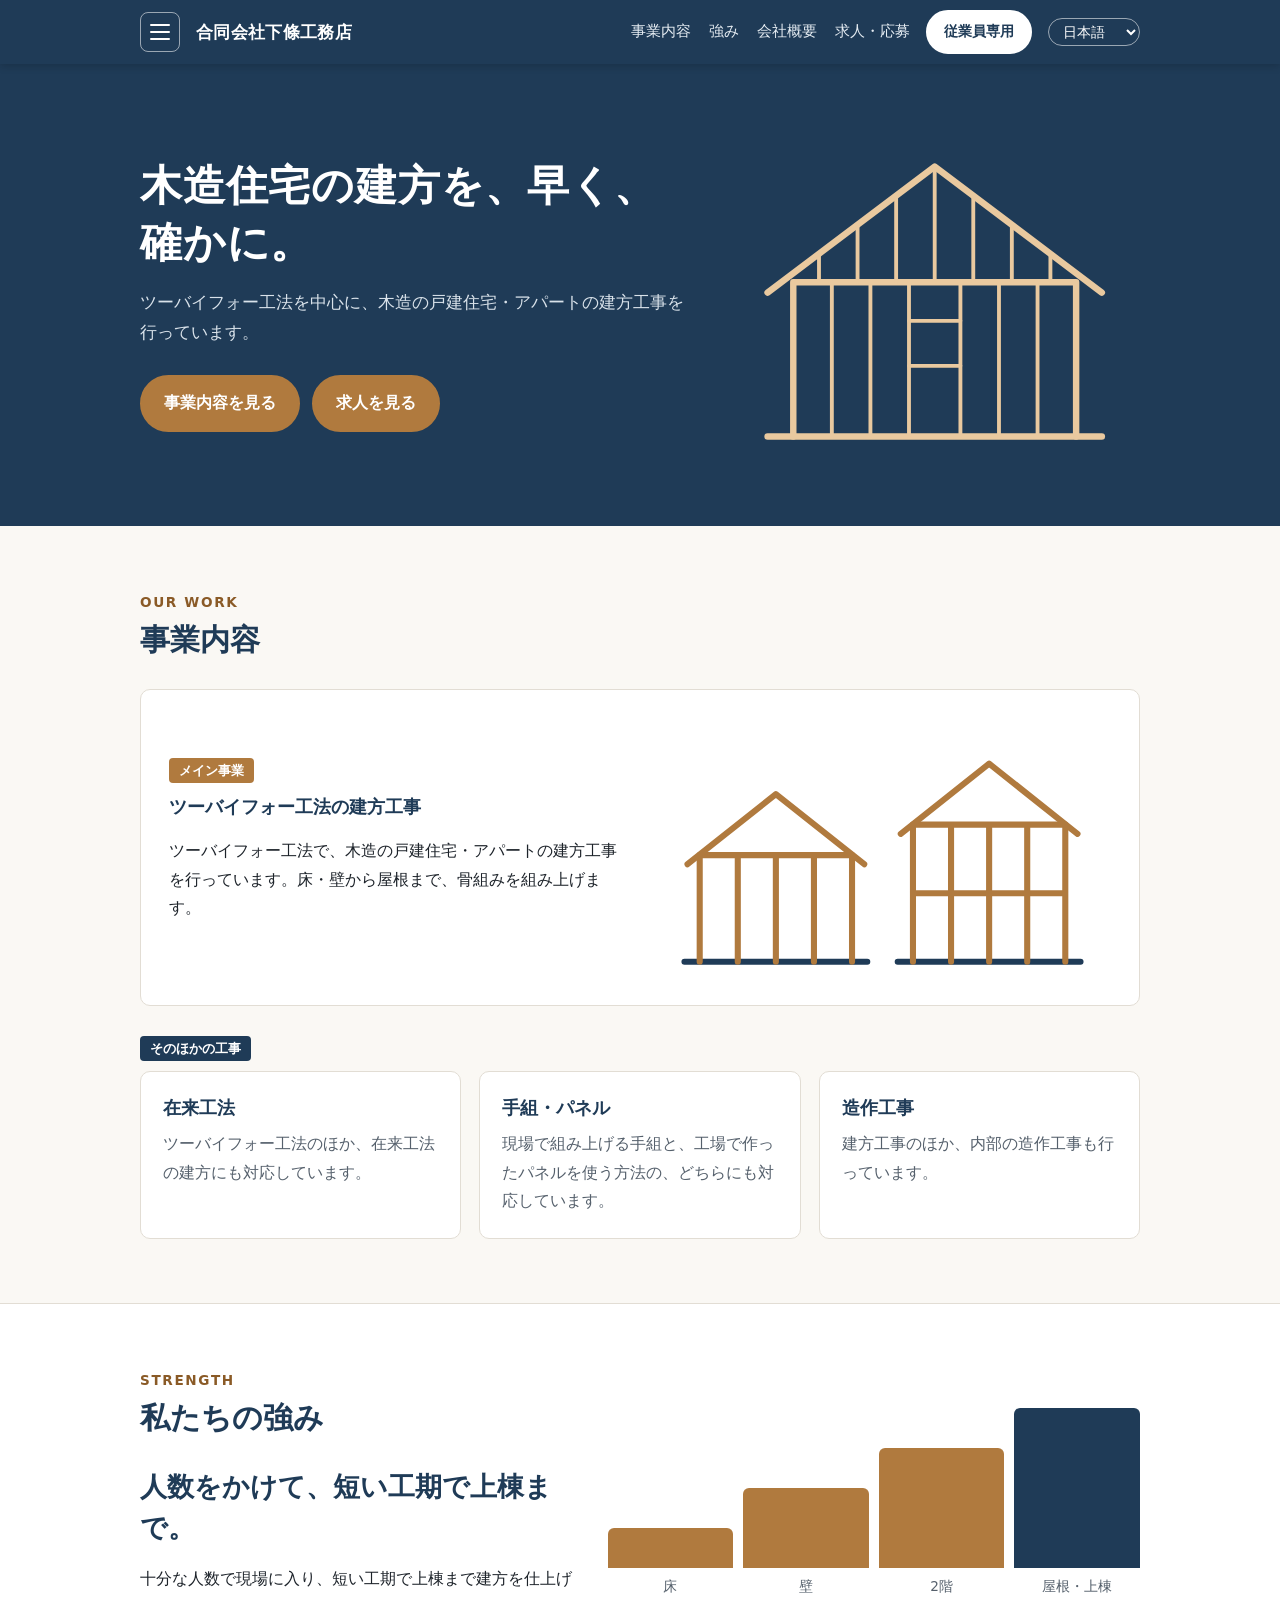
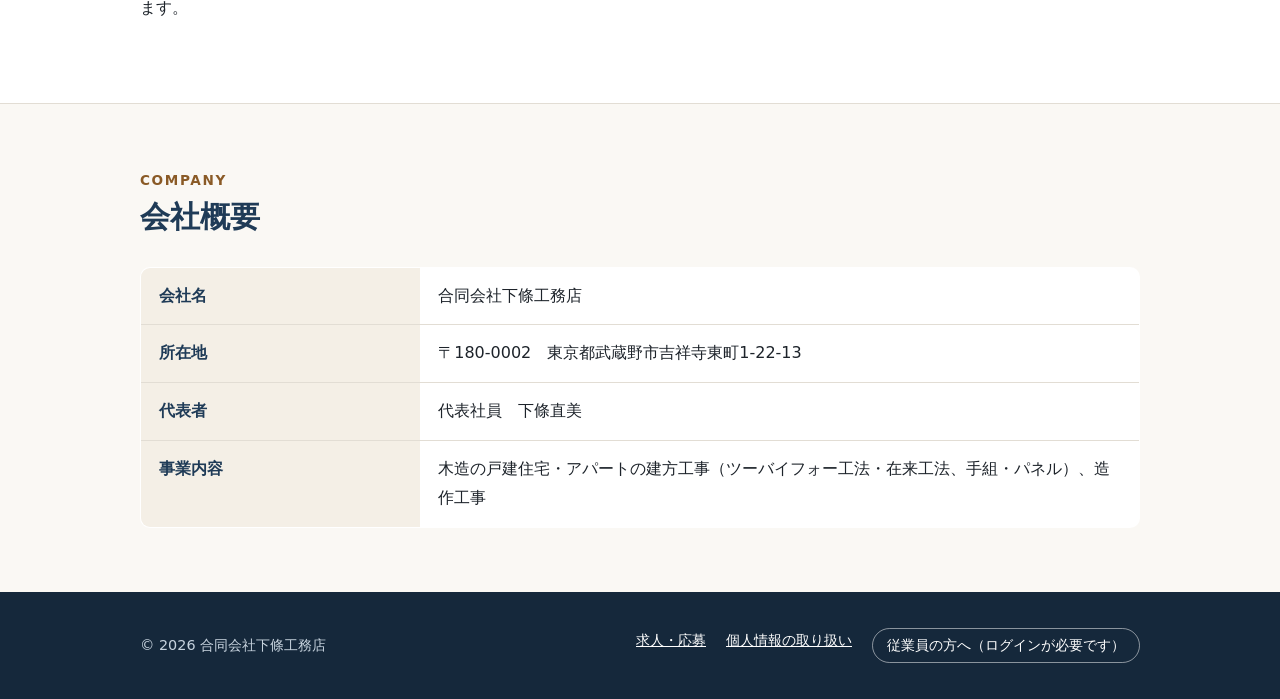
<file: index.html>
<!doctype html>
<html lang="ja">
<head>
<meta charset="utf-8">
<meta name="viewport" content="width=device-width, initial-scale=1">
<title>合同会社下條工務店｜木造住宅の建方工事（ツーバイフォー工法）</title>
<meta name="description" content="合同会社下條工務店は、ツーバイフォー工法を中心に、木造の戸建住宅・アパートの建方工事を行っています。在来工法、手組・パネル、造作工事にも対応。人数をかけて短い工期で上棟まで行います。">
<link rel="canonical" href="https://www.shimojoukoumuten-01.com/">
<meta property="og:type" content="website">
<meta property="og:site_name" content="合同会社下條工務店">
<meta property="og:title" content="合同会社下條工務店｜木造住宅の建方工事（ツーバイフォー工法）">
<meta property="og:description" content="ツーバイフォー工法を中心に、木造の戸建住宅・アパートの建方工事を行っています。">
<meta property="og:url" content="https://www.shimojoukoumuten-01.com/">
<meta property="og:locale" content="ja_JP">
<script type="application/ld+json">
{
  "@context": "https://schema.org",
  "@type": "GeneralContractor",
  "name": "合同会社下條工務店",
  "url": "https://www.shimojoukoumuten-01.com/",
  "description": "ツーバイフォー工法を中心に、木造の戸建住宅・アパートの建方工事を行う工務店",
  "address": {
    "@type": "PostalAddress",
    "postalCode": "180-0002",
    "addressRegion": "東京都",
    "addressLocality": "武蔵野市",
    "streetAddress": "吉祥寺東町1-22-13",
    "addressCountry": "JP"
  }
}
</script>
<link rel="stylesheet" href="assets/style.css">
<script src="assets/config.js"></script>
<script src="assets/i18n.js"></script>
</head>
<body>
<header class="site-header">
  <div class="wrap">
    <button class="burger" type="button" aria-expanded="false" aria-controls="drawer" aria-label="メニュー"><span></span><span></span><span></span></button>
    <a class="brand" href="index.html">合同会社<wbr>下條工務店</a>
    <nav class="nav">
      <a href="#business" data-i18n="nav.business">事業内容</a>
      <a href="#strength" data-i18n="nav.strength">強み</a>
      <a href="#company" data-i18n="nav.company">会社概要</a>
      <a href="recruit.html" data-i18n="nav.recruit">求人・応募</a>
    </nav>
    <div class="cta">
      <a class="hbtn staff" data-staff-link href="#" data-i18n="nav.staff">従業員専用</a>
    </div>
    <select class="lang-select" aria-label="言語 / Language"></select>
  </div>
</header>

<main>
  <div class="hero">
    <div class="wrap">
      <div>
        <h1 data-i18n="hero.title">木造住宅の建方を、早く、確かに。</h1>
        <p data-i18n="hero.lead">ツーバイフォー工法を中心に、木造の戸建住宅・アパートの建方工事を行っています。</p>
        <div class="btns">
          <a class="btn" href="#business" data-i18n="hero.cta1">事業内容を見る</a>
          <a class="btn" href="recruit.html" data-i18n="hero.cta2">求人を見る</a>
        </div>
      </div>
      <!-- ツーバイフォーの骨組みの絵 -->
      <svg class="frame" viewBox="0 0 320 260" fill="none" stroke="currentColor" stroke-width="5" stroke-linecap="round" stroke-linejoin="round" aria-hidden="true">
        <path d="M30 240 H290" />
        <path d="M50 240 V120 H270 V240" />
        <path d="M80 240 V120 M110 240 V120 M140 240 V120 M180 240 V120 M210 240 V120 M240 240 V120" stroke-width="3" />
        <path d="M140 185 H180 M140 150 H180" stroke-width="3" />
        <path d="M30 128 L160 30 L290 128" />
        <path d="M70 98 V120 M100 75 V120 M130 52 V120 M190 52 V120 M220 75 V120 M250 98 V120" stroke-width="3" />
        <path d="M160 30 V120" stroke-width="3" />
      </svg>
    </div>
  </div>

  <section id="business">
    <div class="wrap">
      <p class="eyebrow">OUR WORK</p>
      <h2 data-i18n="biz.title">事業内容</h2>
      <div class="main-biz">
        <div>
          <span class="tag" data-i18n="biz.main.tag">メイン事業</span>
          <h3 data-i18n="biz.main.title">ツーバイフォー工法の建方工事</h3>
          <p data-i18n="biz.main.text">ツーバイフォー工法で、木造の戸建住宅・アパートの建方工事を行っています。床・壁から屋根まで、骨組みを組み上げます。</p>
        </div>
        <svg viewBox="0 0 300 170" fill="none" stroke="#b07a3e" stroke-width="4" stroke-linecap="round" stroke-linejoin="round" aria-hidden="true">
          <path d="M20 160 H140 M160 160 H280" stroke="#1f3b57" />
          <path d="M30 160 V90 H130 V160 M55 160 V90 M80 160 V90 M105 160 V90" />
          <path d="M22 96 L80 50 L138 96" />
          <path d="M170 160 V70 H270 V160 M170 115 H270 M195 160 V70 M220 160 V70 M245 160 V70" />
          <path d="M162 76 L220 30 L278 76" />
        </svg>
      </div>
      <span class="tag sub" data-i18n="biz.sub.tag">そのほかの工事</span>
      <div class="cards">
        <div class="card">
          <h3 data-i18n="biz.sub1.title">在来工法</h3>
          <p data-i18n="biz.sub1.text">ツーバイフォー工法のほか、在来工法の建方にも対応しています。</p>
        </div>
        <div class="card">
          <h3 data-i18n="biz.sub2.title">手組・パネル</h3>
          <p data-i18n="biz.sub2.text">現場で組み上げる手組と、工場で作ったパネルを使う方法の、どちらにも対応しています。</p>
        </div>
        <div class="card">
          <h3 data-i18n="biz.sub3.title">造作工事</h3>
          <p data-i18n="biz.sub3.text">建方工事のほか、内部の造作工事も行っています。</p>
        </div>
      </div>
    </div>
  </section>

  <section id="strength" class="alt">
    <div class="wrap strength">
      <div>
        <p class="eyebrow">STRENGTH</p>
        <h2 data-i18n="str.title">私たちの強み</h2>
        <p class="big" data-i18n="str.big">人数をかけて、短い工期で上棟まで。</p>
        <p data-i18n="str.text">十分な人数で現場に入り、短い工期で上棟まで建方を仕上げます。</p>
      </div>
      <div class="steps" aria-hidden="true">
        <div><div class="bar" style="height:40px"></div><span data-i18n="str.s1">床</span></div>
        <div><div class="bar" style="height:80px"></div><span data-i18n="str.s2">壁</span></div>
        <div><div class="bar" style="height:120px"></div><span data-i18n="str.s3">2階</span></div>
        <div><div class="bar" style="height:160px; background:#1f3b57"></div><span data-i18n="str.s4">屋根・上棟</span></div>
      </div>
    </div>
  </section>

  <section id="company">
    <div class="wrap">
      <p class="eyebrow">COMPANY</p>
      <h2 data-i18n="co.title">会社概要</h2>
      <table class="info">
        <tr><th data-i18n="co.name">会社名</th><td>合同会社下條工務店</td></tr>
        <tr><th data-i18n="co.addr">所在地</th><td>〒180-0002　東京都武蔵野市吉祥寺東町1-22-13</td></tr>
        <tr><th data-i18n="co.rep">代表者</th><td><span data-i18n="co.repv">代表社員</span>　下條直美</td></tr>
        <tr><th data-i18n="co.biz">事業内容</th><td data-i18n="co.bizv">木造の戸建住宅・アパートの建方工事（ツーバイフォー工法・在来工法、手組・パネル）、造作工事</td></tr>
      </table>
    </div>
  </section>

</main>

<footer class="site-footer">
  <div class="wrap">
    <div>© <span data-year></span> 合同会社下條工務店</div>
    <nav>
      <a href="recruit.html" data-i18n="nav.recruit">求人・応募</a>
      <a href="privacy.html" data-i18n="footer.privacy">個人情報の取り扱い</a>
      <a class="staff-link" data-staff-link href="#" data-i18n="footer.staff">従業員の方へ（ログインが必要です）</a>
    </nav>
  </div>
</footer>
</body>
</html>
</file>
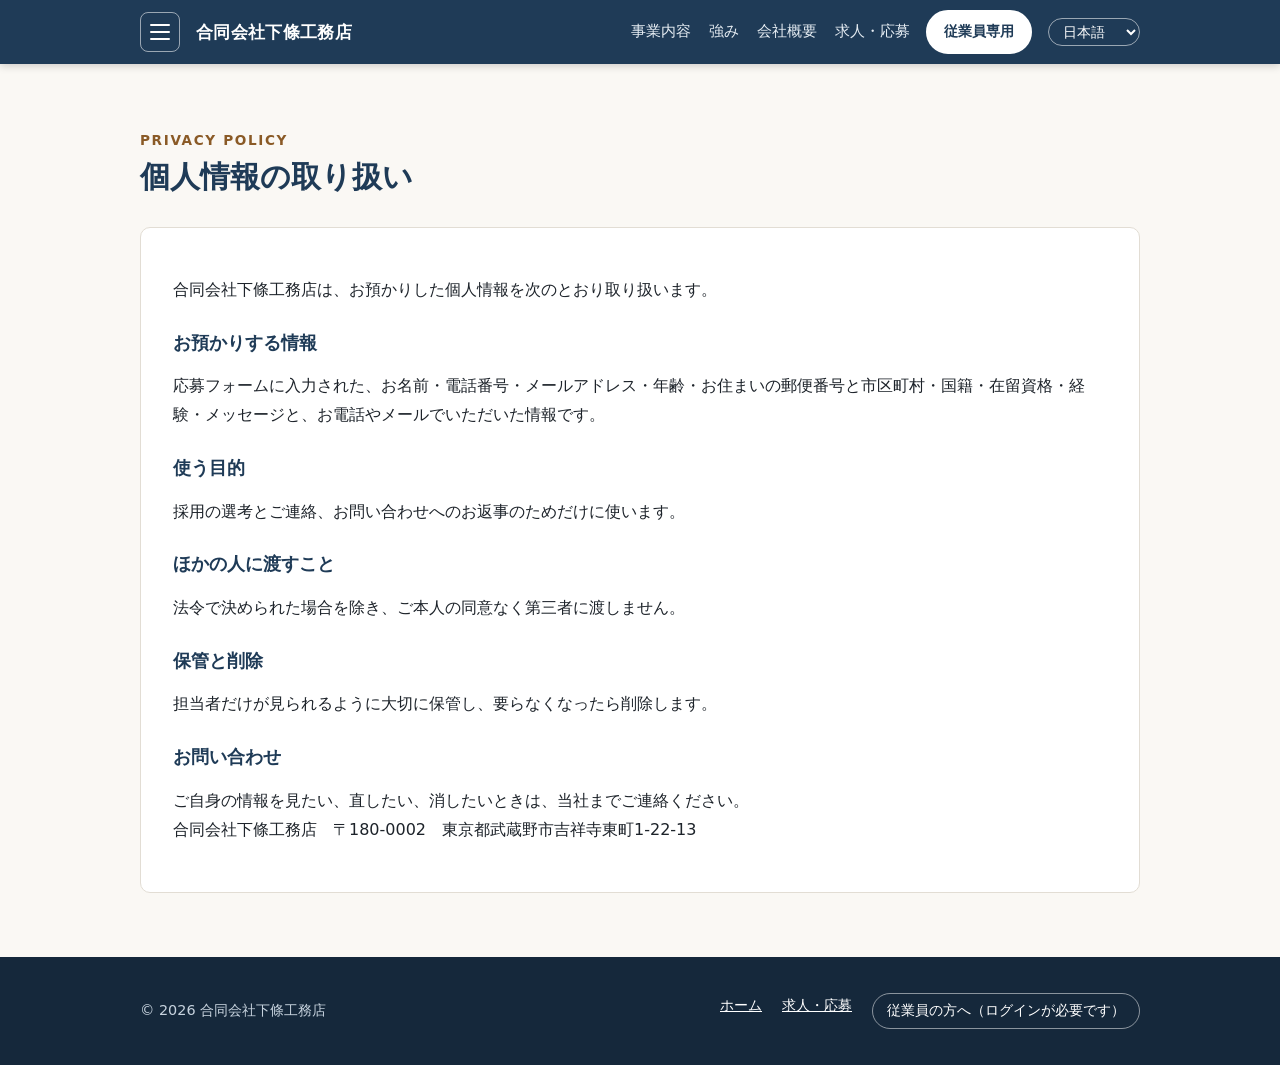
<file: privacy.html>
<!doctype html>
<html lang="ja">
<head>
<meta charset="utf-8">
<meta name="viewport" content="width=device-width, initial-scale=1">
<title>個人情報の取り扱い｜合同会社下條工務店</title>
<meta name="description" content="合同会社下條工務店の個人情報の取り扱い（応募フォームでお預かりする情報の使い方）です。">
<link rel="canonical" href="https://www.shimojoukoumuten-01.com/privacy.html">
<link rel="stylesheet" href="assets/style.css">
<script src="assets/config.js"></script>
<script src="assets/i18n.js"></script>
</head>
<body>
<header class="site-header">
  <div class="wrap">
    <button class="burger" type="button" aria-expanded="false" aria-controls="drawer" aria-label="メニュー"><span></span><span></span><span></span></button>
    <a class="brand" href="index.html">合同会社<wbr>下條工務店</a>
    <nav class="nav">
      <a href="index.html#business" data-i18n="nav.business">事業内容</a>
      <a href="index.html#strength" data-i18n="nav.strength">強み</a>
      <a href="index.html#company" data-i18n="nav.company">会社概要</a>
      <a href="recruit.html" data-i18n="nav.recruit">求人・応募</a>
    </nav>
    <div class="cta">
      <a class="hbtn staff" data-staff-link href="#" data-i18n="nav.staff">従業員専用</a>
    </div>
    <select class="lang-select" aria-label="言語 / Language"></select>
  </div>
</header>

<main>
  <section>
    <div class="wrap">
      <p class="eyebrow">PRIVACY POLICY</p>
      <h2 data-i18n="pv.title">個人情報の取り扱い</h2>
      <div class="doc">
        <p data-i18n="pv.lead">合同会社下條工務店は、お預かりした個人情報を次のとおり取り扱います。</p>
        <h3 data-i18n="pv.h1">お預かりする情報</h3>
        <p data-i18n="pv.t1">応募フォームに入力された、お名前・電話番号・メールアドレス・年齢・お住まいの郵便番号と市区町村・国籍・在留資格・経験・メッセージと、お電話やメールでいただいた情報です。</p>
        <h3 data-i18n="pv.h2">使う目的</h3>
        <p data-i18n="pv.t2">採用の選考とご連絡、お問い合わせへのお返事のためだけに使います。</p>
        <h3 data-i18n="pv.h3">ほかの人に渡すこと</h3>
        <p data-i18n="pv.t3">法令で決められた場合を除き、ご本人の同意なく第三者に渡しません。</p>
        <h3 data-i18n="pv.h4">保管と削除</h3>
        <p data-i18n="pv.t4">担当者だけが見られるように大切に保管し、要らなくなったら削除します。</p>
        <h3 data-i18n="pv.h5">お問い合わせ</h3>
        <p><span data-i18n="pv.t5">ご自身の情報を見たい、直したい、消したいときは、当社までご連絡ください。</span><br>
          合同会社下條工務店　〒180-0002　東京都武蔵野市吉祥寺東町1-22-13</p>
      </div>
    </div>
  </section>
</main>

<footer class="site-footer">
  <div class="wrap">
    <div>© <span data-year></span> 合同会社下條工務店</div>
    <nav>
      <a href="index.html" data-i18n="nav.home">ホーム</a>
      <a href="recruit.html" data-i18n="nav.recruit">求人・応募</a>
      <a class="staff-link" data-staff-link href="#" data-i18n="footer.staff">従業員の方へ（ログインが必要です）</a>
    </nav>
  </div>
</footer>
</body>
</html>
</file>
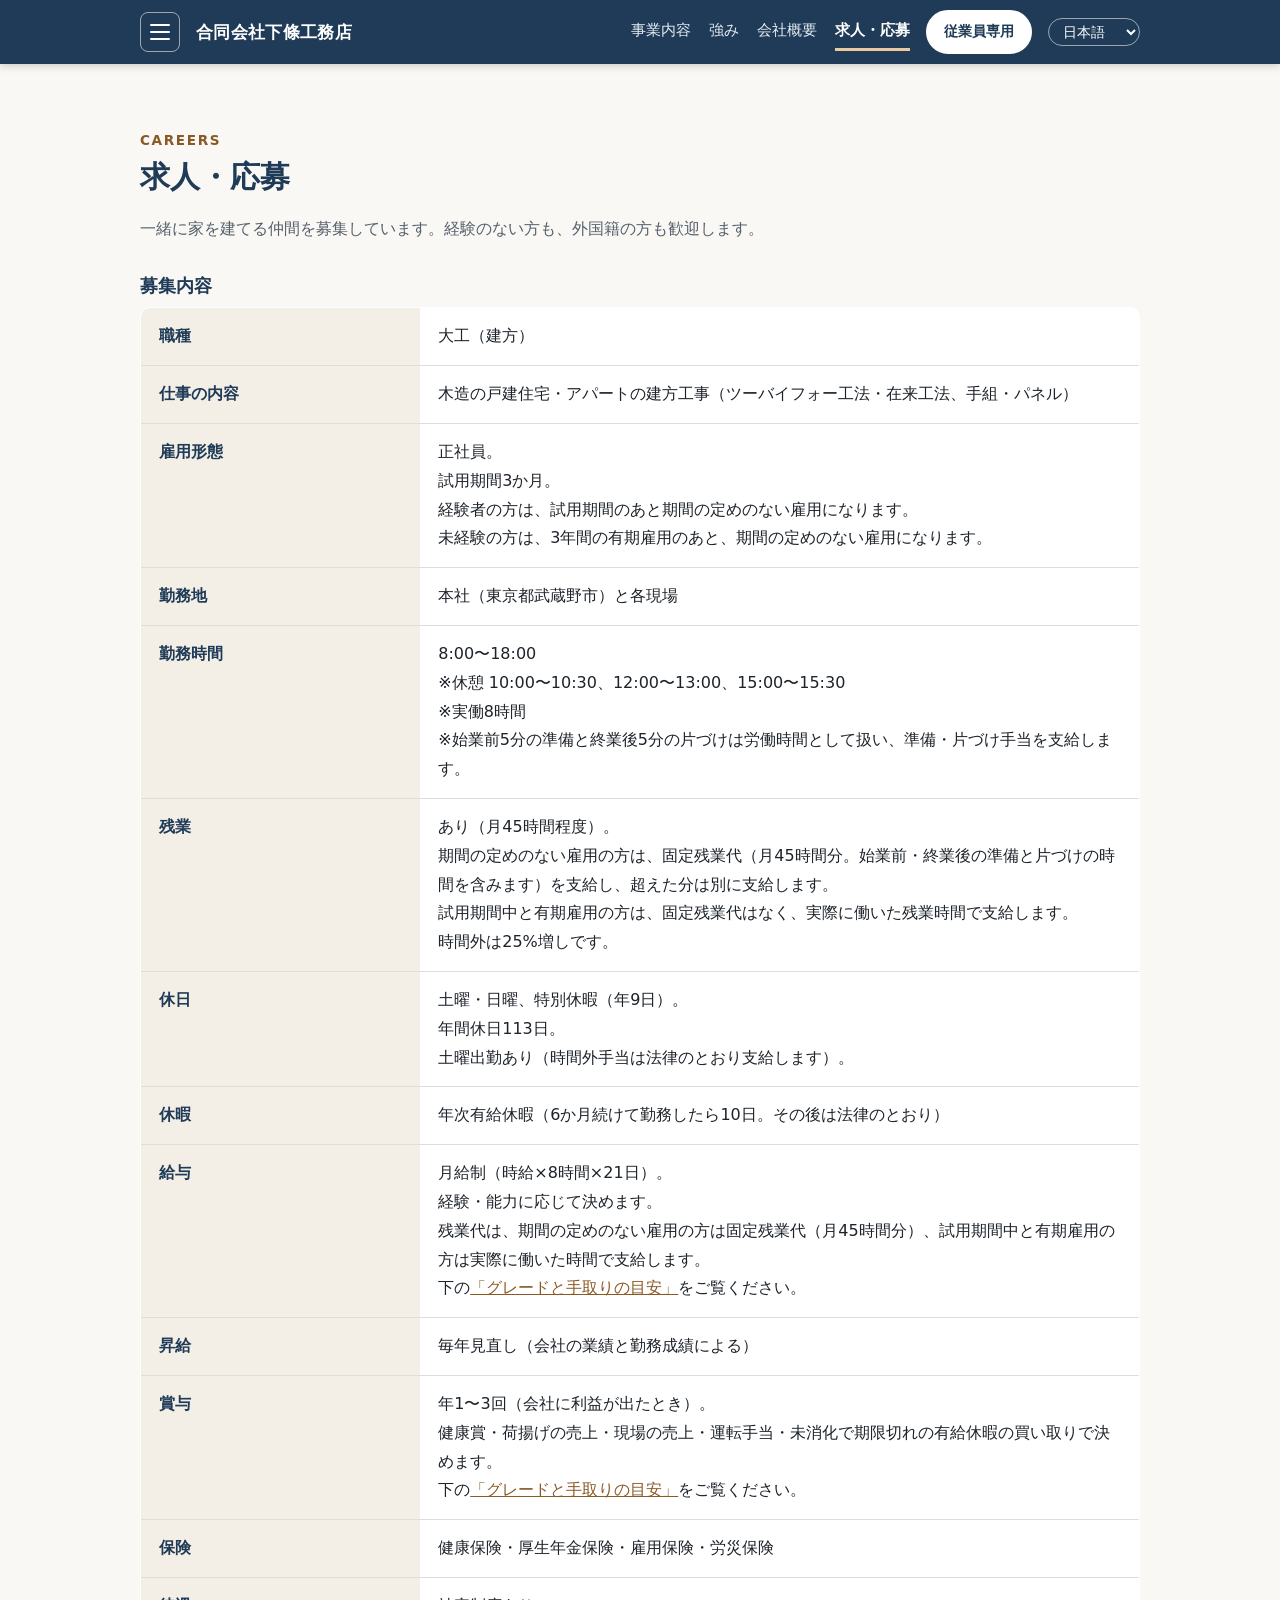
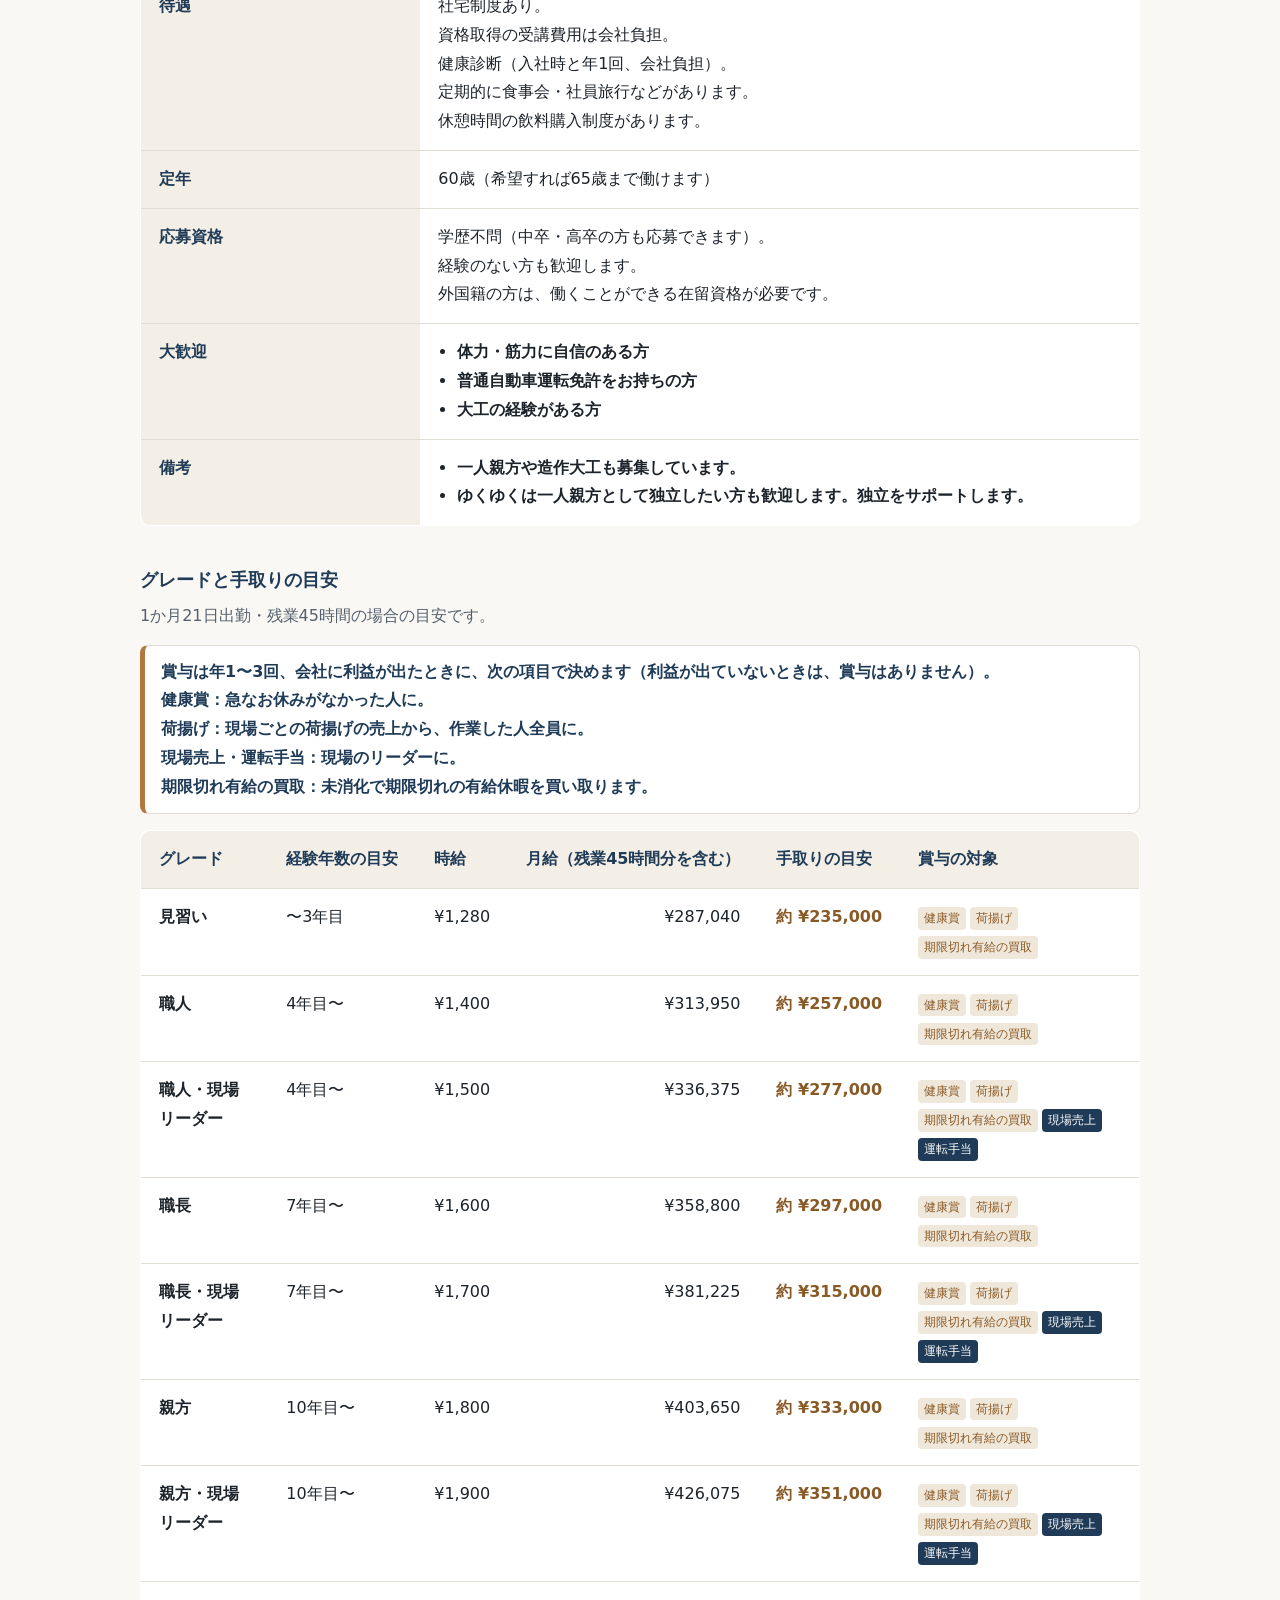
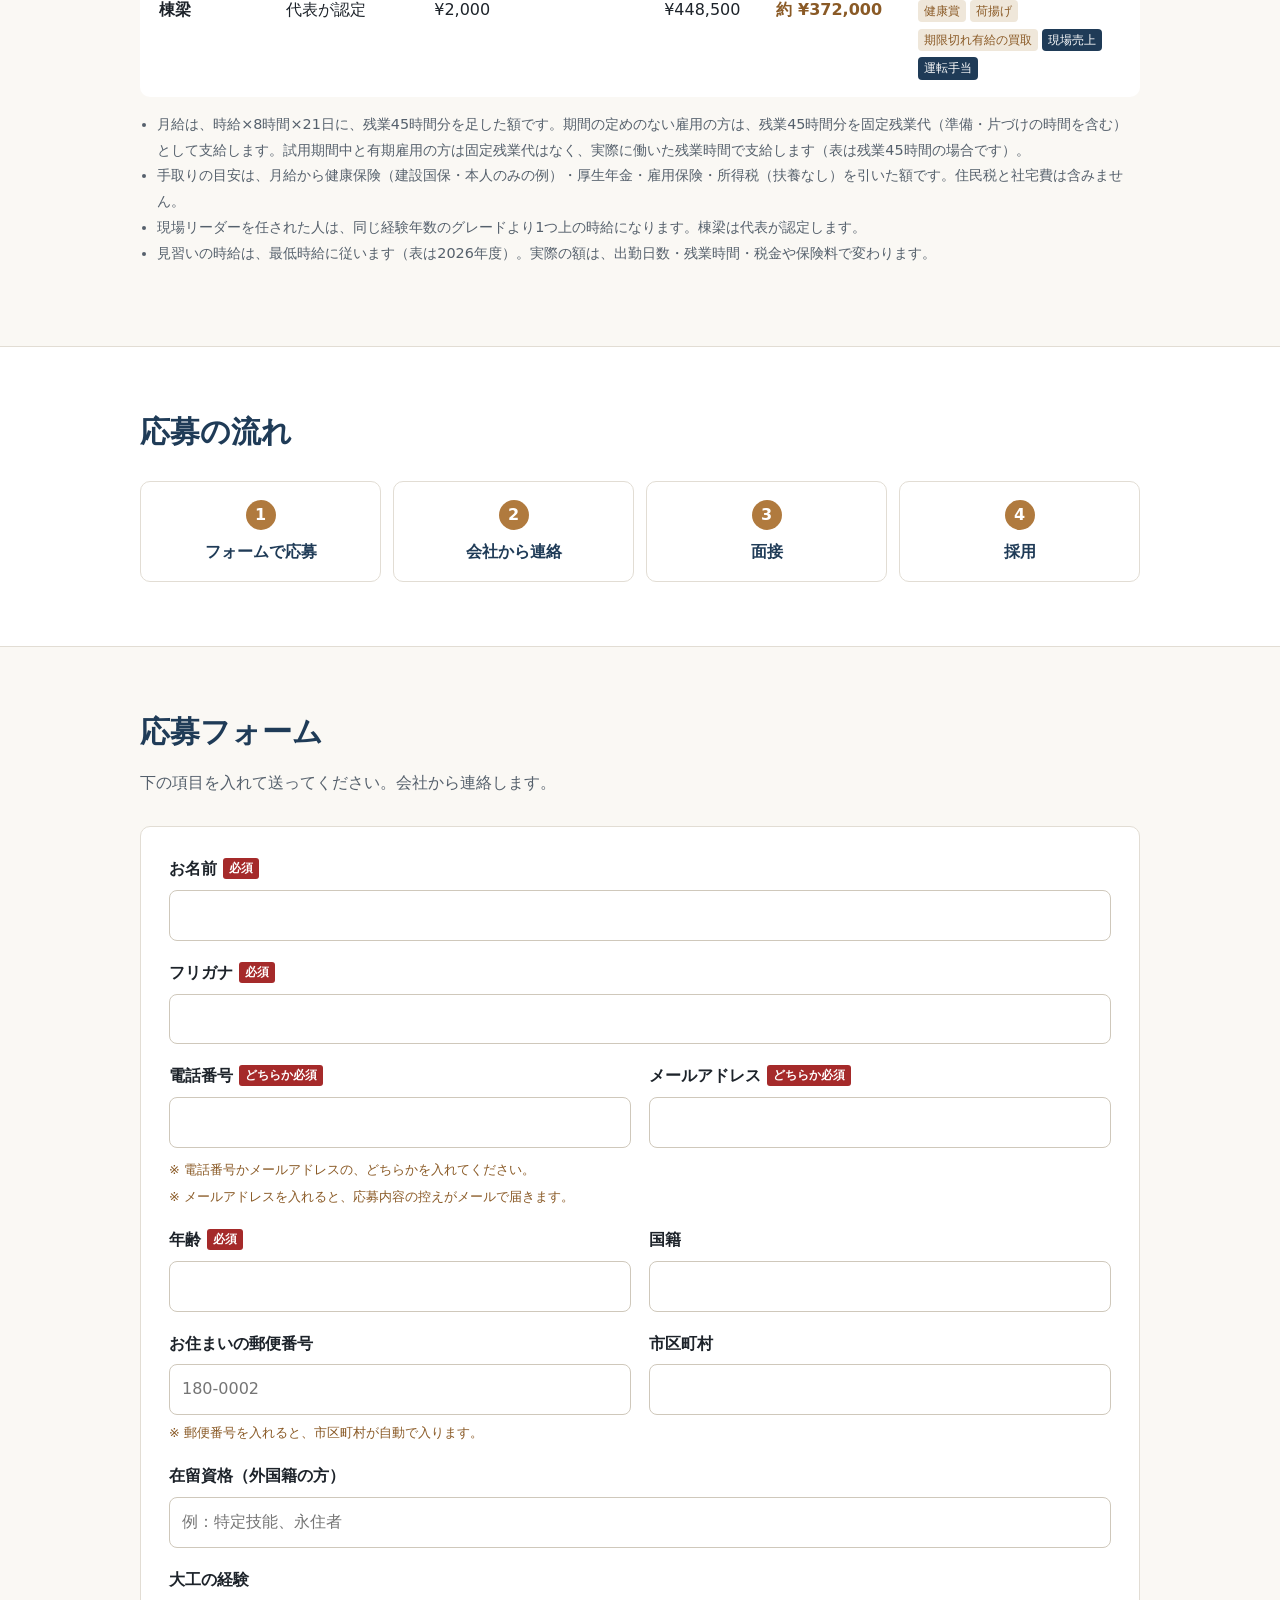
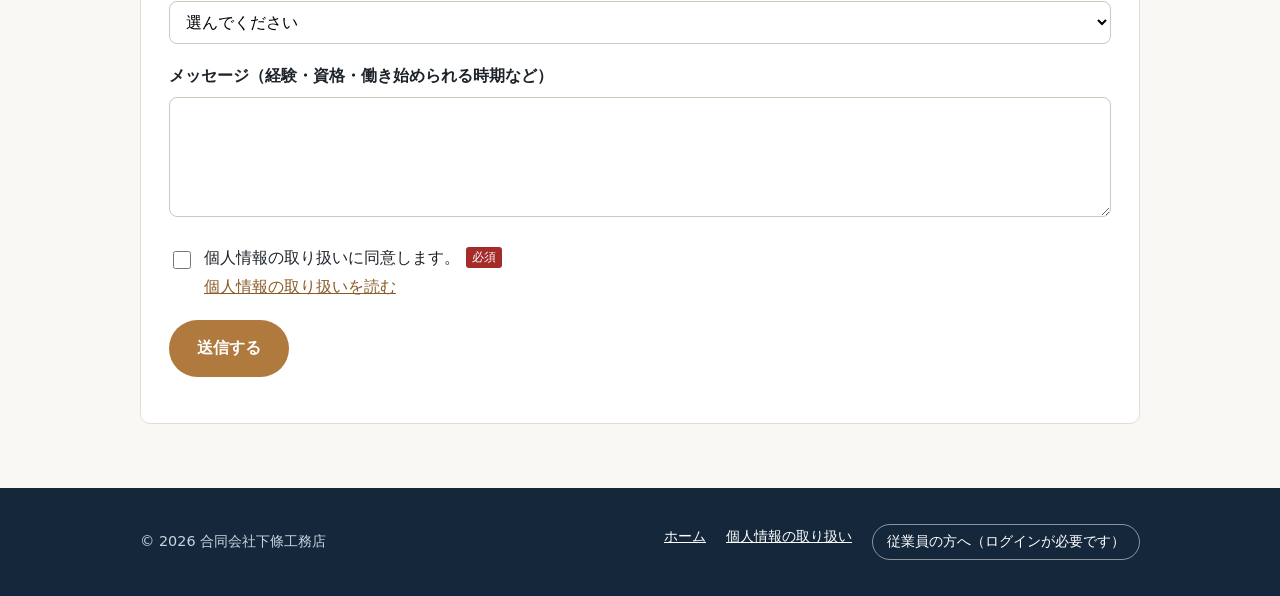
<file: recruit.html>
<!doctype html>
<html lang="ja">
<head>
<meta charset="utf-8">
<meta name="viewport" content="width=device-width, initial-scale=1">
<title>求人・応募｜合同会社下條工務店</title>
<meta name="description" content="合同会社下條工務店の求人ページです。木造住宅の建方を行う大工を募集しています。一人親方・造作大工も募集しています。経験のない方、外国籍の方も歓迎します。">
<link rel="canonical" href="https://www.shimojoukoumuten-01.com/recruit.html">
<meta property="og:type" content="website">
<meta property="og:site_name" content="合同会社下條工務店">
<meta property="og:title" content="求人・応募｜合同会社下條工務店">
<meta property="og:description" content="木造住宅の建方を行う大工を募集しています。経験のない方、外国籍の方も歓迎します。">
<meta property="og:url" content="https://www.shimojoukoumuten-01.com/recruit.html">
<meta property="og:locale" content="ja_JP">
<link rel="stylesheet" href="assets/style.css">
<script src="assets/config.js"></script>
<script src="assets/i18n.js"></script>
<script src="assets/form.js"></script>
</head>
<body>
<header class="site-header">
  <div class="wrap">
    <button class="burger" type="button" aria-expanded="false" aria-controls="drawer" aria-label="メニュー"><span></span><span></span><span></span></button>
    <a class="brand" href="index.html">合同会社<wbr>下條工務店</a>
    <nav class="nav">
      <a href="index.html#business" data-i18n="nav.business">事業内容</a>
      <a href="index.html#strength" data-i18n="nav.strength">強み</a>
      <a href="index.html#company" data-i18n="nav.company">会社概要</a>
      <a href="recruit.html" aria-current="page" data-i18n="nav.recruit">求人・応募</a>
    </nav>
    <div class="cta">
      <a class="hbtn staff" data-staff-link href="#" data-i18n="nav.staff">従業員専用</a>
    </div>
    <select class="lang-select" aria-label="言語 / Language"></select>
  </div>
</header>

<main>
  <section>
    <div class="wrap">
      <p class="eyebrow">CAREERS</p>
      <h2 data-i18n="rc.title">求人・応募</h2>
      <p class="lead" data-i18n="rc.lead">一緒に家を建てる仲間を募集しています。経験のない方も、外国籍の方も歓迎します。</p>

      <h3 data-i18n="rc.job">募集内容</h3>
      <table class="info">
        <tr><th data-i18n="rc.kind">職種</th><td data-br data-i18n="rc.kindv">大工（建方）</td></tr>
        <tr><th data-i18n="rc.work">仕事の内容</th><td data-br data-i18n="rc.workv">木造の戸建住宅・アパートの建方工事（ツーバイフォー工法・在来工法、手組・パネル）</td></tr>
        <tr><th data-i18n="rc.type">雇用形態</th><td data-br data-i18n="rc.typev">正社員。試用期間3か月。経験者の方は、試用期間のあと期間の定めのない雇用になります。未経験の方は、3年間の有期雇用のあと、期間の定めのない雇用になります。</td></tr>
        <tr><th data-i18n="rc.place">勤務地</th><td data-br data-i18n="rc.placev">本社（東京都武蔵野市）と各現場</td></tr>
        <tr><th data-i18n="rc.hours">勤務時間</th><td data-br data-i18n="rc.hoursv">8:00〜18:00
※休憩 10:00〜10:30、12:00〜13:00、15:00〜15:30
※実働8時間
※始業前5分の準備と終業後5分の片づけは労働時間として扱い、準備・片づけ手当を支給します。</td></tr>
        <tr><th data-i18n="rc.ot">残業</th><td data-br data-i18n="rc.otv">あり（月45時間程度）。期間の定めのない雇用の方は、固定残業代（月45時間分。始業前・終業後の準備と片づけの時間を含みます）を支給し、超えた分は別に支給します。試用期間中と有期雇用の方は、固定残業代はなく、実際に働いた残業時間で支給します。時間外は25%増しです。</td></tr>
        <tr><th data-i18n="rc.off">休日</th><td data-br data-i18n="rc.offv">土曜・日曜、特別休暇（年9日）。年間休日113日。土曜出勤あり（時間外手当は法律のとおり支給します）。</td></tr>
        <tr><th data-i18n="rc.leave">休暇</th><td data-br data-i18n="rc.leavev">年次有給休暇（6か月続けて勤務したら10日。その後は法律のとおり）</td></tr>
        <tr><th data-i18n="rc.pay">給与</th><td data-br data-link="#grades" data-i18n="rc.payv">月給制（時給×8時間×21日）。経験・能力に応じて決めます。残業代は、期間の定めのない雇用の方は固定残業代（月45時間分）、試用期間中と有期雇用の方は実際に働いた時間で支給します。下の「グレードと手取りの目安」をご覧ください。</td></tr>
        <tr><th data-i18n="rc.raise">昇給</th><td data-br data-i18n="rc.raisev">毎年見直し（会社の業績と勤務成績による）</td></tr>
        <tr><th data-i18n="rc.bonus">賞与</th><td data-br data-link="#grades" data-i18n="rc.bonusv">年1〜3回（会社に利益が出たとき）。健康賞・荷揚げの売上・現場の売上・運転手当・未消化で期限切れの有給休暇の買い取りで決めます。下の「グレードと手取りの目安」をご覧ください。</td></tr>
        <tr><th data-i18n="rc.ins">保険</th><td data-br data-i18n="rc.insv">健康保険・厚生年金保険・雇用保険・労災保険</td></tr>
        <tr><th data-i18n="rc.perk">待遇</th><td data-br data-i18n="rc.perkv">社宅制度あり。資格取得の受講費用は会社負担。健康診断（入社時と年1回、会社負担）。定期的に食事会・社員旅行などがあります。休憩時間の飲料購入制度があります。</td></tr>
        <tr><th data-i18n="rc.retire">定年</th><td data-br data-i18n="rc.retirev">60歳（希望すれば65歳まで働けます）</td></tr>
        <tr><th data-i18n="rc.qual">応募資格</th><td data-br data-i18n="rc.qualv">学歴不問（中卒・高卒の方も応募できます）。経験のない方も歓迎します。外国籍の方は、働くことができる在留資格が必要です。</td></tr>
        <tr><th data-i18n="rc.welcome">大歓迎</th><td><ul class="welcome">
          <li data-i18n="rc.w1">体力・筋力に自信のある方</li>
          <li data-i18n="rc.w2">普通自動車運転免許をお持ちの方</li>
          <li data-i18n="rc.w3">大工の経験がある方</li>
        </ul></td></tr>
        <tr><th data-i18n="rc.note">備考</th><td><ul class="welcome">
          <li data-i18n="rc.n1">一人親方や造作大工も募集しています。</li>
          <li data-i18n="rc.n2">ゆくゆくは一人親方として独立したい方も歓迎します。独立をサポートします。</li>
        </ul></td></tr>
      </table>

      <h3 id="grades" data-i18n="rc.gtitle" style="margin-top:40px">グレードと手取りの目安</h3>
      <p class="lead" style="margin:0 0 14px" data-i18n="rc.glead">1か月21日出勤・残業45時間の場合の目安です。</p>
      <p class="bonus-note" data-br data-i18n="g.n5">賞与は年1〜3回、会社に利益が出たときに、次の項目で決めます（利益が出ていないときは、賞与はありません）。健康賞：急なお休みがなかった人に。荷揚げ：現場ごとの荷揚げの売上から、作業した人全員に。現場売上・運転手当：現場のリーダーに。期限切れ有給の買取：未消化で期限切れの有給休暇を買い取ります。</p>
      <div class="table-scroll">
      <table class="info grades">
        <tr><th data-i18n="g.c1">グレード</th><th data-i18n="g.c2">経験年数の目安</th><th data-i18n="g.c3">時給</th><th data-i18n="g.c4">月給（残業45時間分を含む）</th><th data-i18n="g.c5">手取りの目安</th><th data-i18n="g.c6">賞与の対象</th></tr>
        <tr><td><b data-i18n="g.minarai">見習い</b></td><td data-i18n="g.y1">〜3年目</td><td class="num">¥1,280</td><td class="num">¥287,040</td><td class="num net"><span data-i18n="g.about">約</span> ¥235,000</td><td class="chips"><span class="chip" data-i18n="b.health">健康賞</span><span class="chip" data-i18n="b.niage">荷揚げ</span><span class="chip" data-i18n="b.leave">期限切れ有給の買取</span></td></tr>
        <tr><td><b data-i18n="g.shokunin">職人</b></td><td data-i18n="g.y4">4年目〜</td><td class="num">¥1,400</td><td class="num">¥313,950</td><td class="num net"><span data-i18n="g.about">約</span> ¥257,000</td><td class="chips"><span class="chip" data-i18n="b.health">健康賞</span><span class="chip" data-i18n="b.niage">荷揚げ</span><span class="chip" data-i18n="b.leave">期限切れ有給の買取</span></td></tr>
        <tr><td><b data-i18n="g.shokunin_l">職人・現場リーダー</b></td><td data-i18n="g.y4">4年目〜</td><td class="num">¥1,500</td><td class="num">¥336,375</td><td class="num net"><span data-i18n="g.about">約</span> ¥277,000</td><td class="chips"><span class="chip" data-i18n="b.health">健康賞</span><span class="chip" data-i18n="b.niage">荷揚げ</span><span class="chip" data-i18n="b.leave">期限切れ有給の買取</span><span class="chip lead" data-i18n="b.site">現場売上</span><span class="chip lead" data-i18n="b.drive">運転手当</span></td></tr>
        <tr><td><b data-i18n="g.shokucho">職長</b></td><td data-i18n="g.y7">7年目〜</td><td class="num">¥1,600</td><td class="num">¥358,800</td><td class="num net"><span data-i18n="g.about">約</span> ¥297,000</td><td class="chips"><span class="chip" data-i18n="b.health">健康賞</span><span class="chip" data-i18n="b.niage">荷揚げ</span><span class="chip" data-i18n="b.leave">期限切れ有給の買取</span></td></tr>
        <tr><td><b data-i18n="g.shokucho_l">職長・現場リーダー</b></td><td data-i18n="g.y7">7年目〜</td><td class="num">¥1,700</td><td class="num">¥381,225</td><td class="num net"><span data-i18n="g.about">約</span> ¥315,000</td><td class="chips"><span class="chip" data-i18n="b.health">健康賞</span><span class="chip" data-i18n="b.niage">荷揚げ</span><span class="chip" data-i18n="b.leave">期限切れ有給の買取</span><span class="chip lead" data-i18n="b.site">現場売上</span><span class="chip lead" data-i18n="b.drive">運転手当</span></td></tr>
        <tr><td><b data-i18n="g.oyakata">親方</b></td><td data-i18n="g.y10">10年目〜</td><td class="num">¥1,800</td><td class="num">¥403,650</td><td class="num net"><span data-i18n="g.about">約</span> ¥333,000</td><td class="chips"><span class="chip" data-i18n="b.health">健康賞</span><span class="chip" data-i18n="b.niage">荷揚げ</span><span class="chip" data-i18n="b.leave">期限切れ有給の買取</span></td></tr>
        <tr><td><b data-i18n="g.oyakata_l">親方・現場リーダー</b></td><td data-i18n="g.y10">10年目〜</td><td class="num">¥1,900</td><td class="num">¥426,075</td><td class="num net"><span data-i18n="g.about">約</span> ¥351,000</td><td class="chips"><span class="chip" data-i18n="b.health">健康賞</span><span class="chip" data-i18n="b.niage">荷揚げ</span><span class="chip" data-i18n="b.leave">期限切れ有給の買取</span><span class="chip lead" data-i18n="b.site">現場売上</span><span class="chip lead" data-i18n="b.drive">運転手当</span></td></tr>
        <tr><td><b data-i18n="g.toryo">棟梁</b></td><td data-i18n="g.yn">代表が認定</td><td class="num">¥2,000</td><td class="num">¥448,500</td><td class="num net"><span data-i18n="g.about">約</span> ¥372,000</td><td class="chips"><span class="chip" data-i18n="b.health">健康賞</span><span class="chip" data-i18n="b.niage">荷揚げ</span><span class="chip" data-i18n="b.leave">期限切れ有給の買取</span><span class="chip lead" data-i18n="b.site">現場売上</span><span class="chip lead" data-i18n="b.drive">運転手当</span></td></tr>
      </table>
      </div>
      <ul class="notes">
        <li data-i18n="g.n1">月給は、時給×8時間×21日に、残業45時間分を足した額です。期間の定めのない雇用の方は、残業45時間分を固定残業代（準備・片づけの時間を含む）として支給します。試用期間中と有期雇用の方は固定残業代はなく、実際に働いた残業時間で支給します（表は残業45時間の場合です）。</li>
        <li data-i18n="g.n2">手取りの目安は、月給から健康保険（建設国保・本人のみの例）・厚生年金・雇用保険・所得税（扶養なし）を引いた額です。住民税と社宅費は含みません。</li>
        <li data-i18n="g.n3">現場リーダーを任された人は、同じ経験年数のグレードより1つ上の時給になります。棟梁は代表が認定します。</li>
        <li data-i18n="g.n4">見習いの時給は、最低時給に従います（表は2026年度）。実際の額は、出勤日数・残業時間・税金や保険料で変わります。</li>
      </ul>
    </div>
  </section>

  <section class="alt">
    <div class="wrap">
      <h2 data-i18n="rc.flow">応募の流れ</h2>
      <ol class="flow">
        <li data-i18n="rc.f1">フォームで応募</li>
        <li data-i18n="rc.f2">会社から連絡</li>
        <li data-i18n="rc.f3">面接</li>
        <li data-i18n="rc.f4">採用</li>
      </ol>
    </div>
  </section>

  <section id="apply">
    <div class="wrap">
      <h2 data-i18n="rc.form">応募フォーム</h2>
      <p class="lead" data-i18n="rc.formlead">下の項目を入れて送ってください。会社から連絡します。</p>
      <form class="apply" id="applyForm" novalidate>
        <div class="field">
          <label for="f-name"><span data-i18n="f.name">お名前</span><span class="req" data-i18n="req">必須</span></label>
          <input id="f-name" name="name" autocomplete="name" maxlength="100" required>
        </div>
        <div class="field">
          <label for="f-kana"><span data-i18n="f.kana">フリガナ</span><span class="req" data-i18n="req">必須</span></label>
          <input id="f-kana" name="kana" maxlength="100" required>
        </div>
        <div class="two">
          <div class="field">
            <label for="f-tel"><span data-i18n="f.tel">電話番号</span><span class="req" data-i18n="req.either">どちらか必須</span></label>
            <input id="f-tel" name="tel" type="tel" autocomplete="tel" maxlength="30">
          </div>
          <div class="field">
            <label for="f-mail"><span data-i18n="f.mail">メールアドレス</span><span class="req" data-i18n="req.either">どちらか必須</span></label>
            <input id="f-mail" name="mail" type="email" autocomplete="email" maxlength="200">
          </div>
        </div>
        <p class="hint note" style="margin:-8px 0 0" data-i18n="f.contact">電話番号かメールアドレスの、どちらかを入れてください。</p>
        <p class="hint note" style="margin:-14px 0 0" data-i18n="f.copyhint">メールアドレスを入れると、応募内容の控えがメールで届きます。</p>
        <div class="two">
          <div class="field">
            <label for="f-age"><span data-i18n="f.age">年齢</span><span class="req" data-i18n="req">必須</span></label>
            <input id="f-age" name="age" type="number" min="15" max="99" inputmode="numeric" required>
          </div>
          <div class="field">
            <label for="f-nation" data-i18n="f.nation">国籍</label>
            <input id="f-nation" name="nation" maxlength="50">
          </div>
        </div>
        <div class="two">
          <div class="field">
            <label for="f-zip" data-i18n="f.zip">お住まいの郵便番号</label>
            <input id="f-zip" name="zip" inputmode="numeric" autocomplete="postal-code" maxlength="8" placeholder="180-0002" aria-describedby="zipMsg">
            <p class="hint note" id="zipMsg">郵便番号を入れると、市区町村が自動で入ります。</p>
          </div>
          <div class="field">
            <label for="f-city" data-i18n="f.city">市区町村</label>
            <input id="f-city" name="city" maxlength="100" autocomplete="off">
          </div>
        </div>
        <div class="field">
          <label for="f-status" data-i18n="f.status">在留資格（外国籍の方）</label>
          <input id="f-status" name="status" maxlength="100" data-i18n-ph="f.statusph" placeholder="例：特定技能、永住者">
        </div>
        <div class="field">
          <label for="f-exp" data-i18n="f.exp">大工の経験</label>
          <select id="f-exp" name="exp">
            <option value="" data-i18n="f.exp0">選んでください</option>
            <option value="なし" data-i18n="f.exp1">なし</option>
            <option value="1年未満" data-i18n="f.exp2">1年未満</option>
            <option value="1〜3年" data-i18n="f.exp3">1〜3年</option>
            <option value="3年以上" data-i18n="f.exp4">3年以上</option>
          </select>
        </div>
        <div class="field">
          <label for="f-msg" data-i18n="f.msg">メッセージ（経験・資格・働き始められる時期など）</label>
          <textarea id="f-msg" name="message" maxlength="2000"></textarea>
        </div>
        <!-- 迷惑な自動送信よけ（人には見えない欄。入っていたら送らない） -->
        <div class="hp" aria-hidden="true"><label>Website<input name="website" tabindex="-1" autocomplete="off"></label></div>
        <div class="agree">
          <input id="f-agree" name="agree" type="checkbox" required>
          <label for="f-agree"><span data-i18n="f.agree">個人情報の取り扱いに同意します。</span><span class="req" data-i18n="req">必須</span>
            <br><a href="privacy.html" target="_blank" rel="noopener" data-i18n="f.agreelink">個人情報の取り扱いを読む</a></label>
        </div>
        <button class="submit" type="submit" data-i18n="f.send">送信する</button>
        <p class="form-msg" id="formMsg" role="status" aria-live="polite"></p>
      </form>
    </div>
  </section>
</main>

<footer class="site-footer">
  <div class="wrap">
    <div>© <span data-year></span> 合同会社下條工務店</div>
    <nav>
      <a href="index.html" data-i18n="nav.home">ホーム</a>
      <a href="privacy.html" data-i18n="footer.privacy">個人情報の取り扱い</a>
      <a class="staff-link" data-staff-link href="#" data-i18n="footer.staff">従業員の方へ（ログインが必要です）</a>
    </nav>
  </div>
</footer>
</body>
</html>
</file>
<file: assets/style.css>
/* 合同会社下條工務店 ホームページの見た目（全ページ共通） */
:root {
  --ink: #1d232a;
  --sub: #55606c;
  --line: #e2ddd4;
  --bg: #faf8f4;
  --card: #ffffff;
  --wood: #b07a3e;      /* 木の色（アクセント） */
  --wood-dark: #8a5a26;
  --navy: #1f3b57;      /* 見出し・帯 */
  --navy-ink: #ffffff;
  --ok: #1e7b4f;
  --err: #a52a2a;
  --radius: 10px;
}
* { box-sizing: border-box; }
html { scroll-behavior: smooth; }
body {
  margin: 0; background: var(--bg); color: var(--ink);
  font-family: "Noto Sans JP", "Hiragino Sans", "Yu Gothic", "Noto Sans Myanmar", "Myanmar Text", system-ui, sans-serif;
  line-height: 1.8; font-size: 16px;
}
html[lang="my"] body { line-height: 2; }
img, svg { max-width: 100%; display: block; }
a { color: var(--wood-dark); }
.wrap { max-width: 1040px; margin: 0 auto; padding: 0 20px; }

/* テスト版の帯 */
.test-bar { background: #fff3cd; color: #7a5b00; text-align: center; font-size: .85rem; font-weight: 700; padding: 6px 12px; border-bottom: 1px solid #f0d98a; }

/* 上の帯 */
.site-header { position: sticky; top: 0; z-index: 20; background: var(--navy); color: #fff; box-shadow: 0 2px 8px rgba(0,0,0,.18); }
.site-header .wrap { display: flex; align-items: center; gap: 16px; min-height: 64px; flex-wrap: wrap; }
.brand { font-weight: 700; color: #fff; text-decoration: none; font-size: 1.05rem; letter-spacing: .02em; margin-right: auto; }
.nav { display: flex; gap: 4px 18px; flex-wrap: wrap; font-size: .92rem; }
.nav a { color: #e6edf3; text-decoration: none; padding: 4px 0; border-bottom: 2px solid transparent; }
.nav a:hover { border-bottom-color: rgba(233,201,159,.6); color: #fff; }
.nav a[aria-current] { border-bottom: 3px solid #e9c99f; color: #fff; }
/* 目立つボタン（求人・応募、従業員専用） */
.cta { display: flex; gap: 8px; }
.hbtn { font-weight: 700; font-size: .9rem; text-decoration: none; border-radius: 999px; padding: 7px 16px; white-space: nowrap; border: 2px solid transparent; }
.hbtn.recruit { background: var(--wood); color: #fff; box-shadow: 0 2px 0 var(--wood-dark); }
.hbtn.staff { background: #fff; color: var(--navy); border-color: #fff; }
.hbtn:hover { filter: brightness(1.1); }
/* 今いる場所の印: ボタンは白い輪と下の小さな三角、帯のリンクは木の色の下線 */
.hbtn[aria-current] { position: relative; box-shadow: 0 0 0 3px rgba(255,255,255,.85); }
.hbtn[aria-current]::after { content: ""; position: absolute; left: 50%; bottom: -11px; transform: translateX(-50%); border: 6px solid transparent; border-top-color: #fff; }
.nav a[aria-current] { font-weight: 700; }
/* 左上の三本線のメニュー */
.burger { width: 40px; height: 40px; flex: none; border: 1px solid rgba(255,255,255,.55); border-radius: 8px; background: none; cursor: pointer;
  display: flex; flex-direction: column; justify-content: center; align-items: center; gap: 5px; padding: 0; }
.burger span { display: block; width: 20px; height: 2px; background: #fff; border-radius: 2px; }
/* 言語のプルダウン */
.lang-select { font: inherit; font-size: .85rem; background: transparent; color: #fff; border: 1px solid rgba(255,255,255,.55); border-radius: 999px; padding: 4px 10px; cursor: pointer; }
.lang-select option { color: var(--ink); }
/* 左から出る一覧 */
.drawer-backdrop { position: fixed; inset: 0; background: rgba(0,0,0,.4); z-index: 60; opacity: 0; pointer-events: none; transition: opacity .2s; }
.drawer-backdrop.open { opacity: 1; pointer-events: auto; }
.drawer { position: fixed; top: 0; left: 0; bottom: 0; width: min(300px, 86vw); background: #fff; z-index: 61; transform: translateX(-100%); visibility: hidden;
  transition: transform .25s ease; box-shadow: 2px 0 12px rgba(0,0,0,.2); overflow-y: auto; }
.drawer.open { transform: none; visibility: visible; }
.drawer .dh { background: var(--navy); color: #fff; display: flex; justify-content: space-between; align-items: center; padding: 14px 16px; font-weight: 700; }
.drawer .dh button { background: none; border: 0; color: #fff; font-size: 1.5rem; line-height: 1; cursor: pointer; }
.drawer h3 { font-size: .78rem; letter-spacing: .08em; color: var(--wood-dark); margin: 16px 16px 4px; }
.drawer a { display: block; padding: 11px 16px; color: var(--ink); text-decoration: none; border-left: 4px solid transparent; }
.drawer a:hover { background: #f6f2ea; }
.drawer a[aria-current] { border-left-color: var(--wood); font-weight: 700; background: #faf6ef; }

/* トップの大きな見出し */
.hero { background: var(--navy); color: var(--navy-ink); overflow: hidden; }
.hero .wrap { display: grid; grid-template-columns: 1.15fr .85fr; gap: 32px; align-items: center; padding-top: 64px; padding-bottom: 64px; }
.hero h1 { font-size: clamp(1.7rem, 4vw, 2.6rem); line-height: 1.35; margin: 0 0 16px; letter-spacing: .02em; }
.hero p { margin: 0 0 28px; color: #d9e2ea; font-size: 1.05rem; }
.hero .frame { color: #e9c99f; }
.btns { display: flex; gap: 12px; flex-wrap: wrap; }
.btn { display: inline-block; text-decoration: none; font-weight: 700; padding: 12px 22px; border-radius: 999px; border: 2px solid var(--wood); background: var(--wood); color: #fff; }
.btn.ghost { background: transparent; color: #fff; border-color: rgba(255,255,255,.7); }
.btn:hover { filter: brightness(1.08); }

/* 各まとまり */
section { padding: 64px 0; scroll-margin-top: var(--header-h, 72px); }
section.alt { background: #fff; border-top: 1px solid var(--line); border-bottom: 1px solid var(--line); }
.eyebrow { color: var(--wood-dark); font-weight: 700; font-size: .85rem; letter-spacing: .12em; margin: 0 0 4px; }
h2 { font-size: clamp(1.4rem, 3vw, 1.9rem); margin: 0 0 28px; color: var(--navy); line-height: 1.4; }
h3 { font-size: 1.15rem; margin: 0 0 8px; color: var(--navy); line-height: 1.5; }
.lead { color: var(--sub); max-width: 720px; margin: -12px 0 28px; }

.main-biz { display: grid; grid-template-columns: 1fr 1fr; gap: 28px; align-items: center; background: var(--card); border: 1px solid var(--line); border-radius: var(--radius); padding: 28px; margin-bottom: 28px; }
.tag { display: inline-block; font-size: .8rem; font-weight: 700; background: var(--wood); color: #fff; border-radius: 4px; padding: 1px 10px; margin-bottom: 10px; }
.tag.sub { background: var(--navy); }
.cards { display: grid; grid-template-columns: repeat(3, 1fr); gap: 18px; }
.card { background: var(--card); border: 1px solid var(--line); border-radius: var(--radius); padding: 22px; }
.card p { margin: 0; color: var(--sub); }

.strength { display: grid; grid-template-columns: .9fr 1.1fr; gap: 32px; align-items: center; }
.strength .big { font-size: clamp(1.3rem, 3vw, 1.7rem); font-weight: 700; color: var(--navy); line-height: 1.5; margin: 0 0 14px; }
.steps { display: flex; align-items: flex-end; gap: 10px; }
.steps div { flex: 1; text-align: center; font-size: .85rem; color: var(--sub); }
.steps .bar { background: var(--wood); border-radius: 6px 6px 0 0; margin-bottom: 6px; }

table.info { width: 100%; border-collapse: collapse; background: var(--card); border: 1px solid var(--line); border-radius: var(--radius); overflow: hidden; }
table.info th, table.info td { text-align: left; vertical-align: top; padding: 14px 18px; border-bottom: 1px solid var(--line); }
table.info tr:last-child th, table.info tr:last-child td { border-bottom: 0; }
table.info th { width: 28%; background: #f4efe6; color: var(--navy); font-weight: 700; white-space: nowrap; }
.tbd { color: var(--err); font-weight: 700; }

.contact-box { background: var(--navy); color: #fff; border-radius: var(--radius); padding: 32px; display: flex; gap: 24px; flex-wrap: wrap; align-items: center; justify-content: space-between; }
.contact-box h2 { color: #fff; margin-bottom: 8px; }
.contact-box p { margin: 0; color: #d9e2ea; }
.contact-box .lines { font-size: 1.1rem; font-weight: 700; }

/* 求人 */
.welcome { margin: 0; padding-left: 1.2em; font-weight: 700; }
.table-scroll { overflow-x: auto; }
table.grades th { width: auto; background: #f4efe6; }
table.grades td.num { text-align: right; white-space: nowrap; font-variant-numeric: tabular-nums; }
table.grades td.net { font-weight: 700; color: var(--wood-dark); }
.bonus-note { font-weight: 700; color: var(--navy); background: #fff; border: 1px solid var(--line); border-left: 5px solid var(--wood); border-radius: 8px; padding: 12px 16px; margin: 0 0 16px; }
#grades { scroll-margin-top: 90px; }
table.grades td.chips { white-space: normal; min-width: 150px; }
.chip { display: inline-block; font-size: .78rem; background: #efe7da; color: var(--wood-dark); border-radius: 4px; padding: 0 6px; margin: 2px 4px 2px 0; white-space: nowrap; }
.chip.lead { background: var(--navy); color: #fff; }
.notes { color: var(--sub); font-size: .9rem; padding-left: 1.2em; }
.flow { display: grid; grid-template-columns: repeat(4, 1fr); gap: 12px; counter-reset: step; padding: 0; margin: 0; list-style: none; }
.flow li { background: var(--card); border: 1px solid var(--line); border-radius: var(--radius); padding: 18px 14px 14px; position: relative; text-align: center; font-weight: 700; color: var(--navy); }
.flow li::before { counter-increment: step; content: counter(step); display: block; width: 30px; height: 30px; line-height: 30px; margin: 0 auto 8px; border-radius: 50%; background: var(--wood); color: #fff; }
form.apply { background: var(--card); border: 1px solid var(--line); border-radius: var(--radius); padding: 28px; display: grid; gap: 18px; }
.field label { display: block; font-weight: 700; margin-bottom: 6px; }
.req { display: inline-block; white-space: nowrap; color: #fff; background: var(--err); font-size: .72rem; border-radius: 3px; padding: 0 6px; margin-left: 6px; vertical-align: 2px; }
.field input, .field select, .field textarea { width: 100%; font: inherit; padding: 10px 12px; border: 1px solid #cfc8bb; border-radius: 8px; background: #fff; }
.field textarea { min-height: 120px; resize: vertical; }
.field .hint { font-size: .85rem; color: var(--sub); margin-top: 4px; }
/* 入力欄のすぐ下の但し書き（※つき・木の色）。うまくいかなかったときは赤 */
.hint.note { font-size: .8rem; color: var(--wood-dark); margin: 6px 0 0; }
.hint.note::before { content: "※ "; }
.hint.note.bad { color: var(--err); }
.two { display: grid; grid-template-columns: 1fr 1fr; gap: 18px; }
.agree { display: flex; gap: 10px; align-items: flex-start; }
.agree input { margin-top: 7px; width: 18px; height: 18px; }
.hp { position: absolute; left: -9999px; width: 1px; height: 1px; overflow: hidden; }
button.submit { font: inherit; font-weight: 700; background: var(--wood); color: #fff; border: 0; border-radius: 999px; padding: 14px 28px; cursor: pointer; justify-self: start; }
button.submit:disabled { opacity: .6; cursor: default; }
.form-msg { margin: 0; font-weight: 700; }
.form-msg.ok { color: var(--ok); }
.form-msg.err { color: var(--err); }

/* 文章のページ */
.doc { background: var(--card); border: 1px solid var(--line); border-radius: var(--radius); padding: 32px; }
.doc h3 { margin-top: 24px; }
.doc ul { padding-left: 1.3em; }

/* 下の帯 */
.site-footer { background: #15283b; color: #c7d3de; padding: 36px 0; font-size: .9rem; }
.site-footer .wrap { display: flex; gap: 16px 32px; flex-wrap: wrap; justify-content: space-between; align-items: center; }
.site-footer a { color: #fff; }
.site-footer nav { display: flex; gap: 8px 20px; flex-wrap: wrap; }
.staff-link { border: 1px solid rgba(255,255,255,.5); border-radius: 999px; padding: 4px 14px; text-decoration: none; }

/* スマホ */
@media (max-width: 760px) {
  /* 帯は1段に収める（三本線・社名・従業員専用・言語。2026-11-10 オーナー: 従業員専用が2段目に落ちないように） */
  .site-header .wrap { gap: 8px; padding-top: 8px; padding-bottom: 8px; flex-wrap: nowrap; min-height: 56px; }
  .burger { width: 36px; height: 36px; }
  .brand { font-size: .85rem; line-height: 1.25; min-width: 0; flex: 1 1 auto; word-break: keep-all; } /* 入りきらないときは社名を「合同会社」と「…工務店」の2行に（HTML の <wbr> の所で折る。切らない） */
  .cta { flex: none; }
  .hbtn { padding: 5px 10px; font-size: .8rem; }
  .lang-select { flex: none; font-size: .78rem; padding: 3px 4px; max-width: 76px; }
  table.grades { min-width: 560px; }
  .nav { display: none; } /* スマホでは帯のリンクは出さず、三本線の一覧から選ぶ */
  .hero .wrap, .main-biz, .strength, .two { grid-template-columns: 1fr; }
  .hero .wrap { padding-top: 40px; padding-bottom: 40px; }
  .hero .frame { max-width: 280px; margin: 0 auto; }
  .cards, .flow { grid-template-columns: 1fr; }
  section { padding: 48px 0; }
  table.info th { width: 36%; white-space: normal; }
  table.info th, table.info td { padding: 12px; }
  form.apply, .doc, .main-biz { padding: 20px; }
}
</file>
